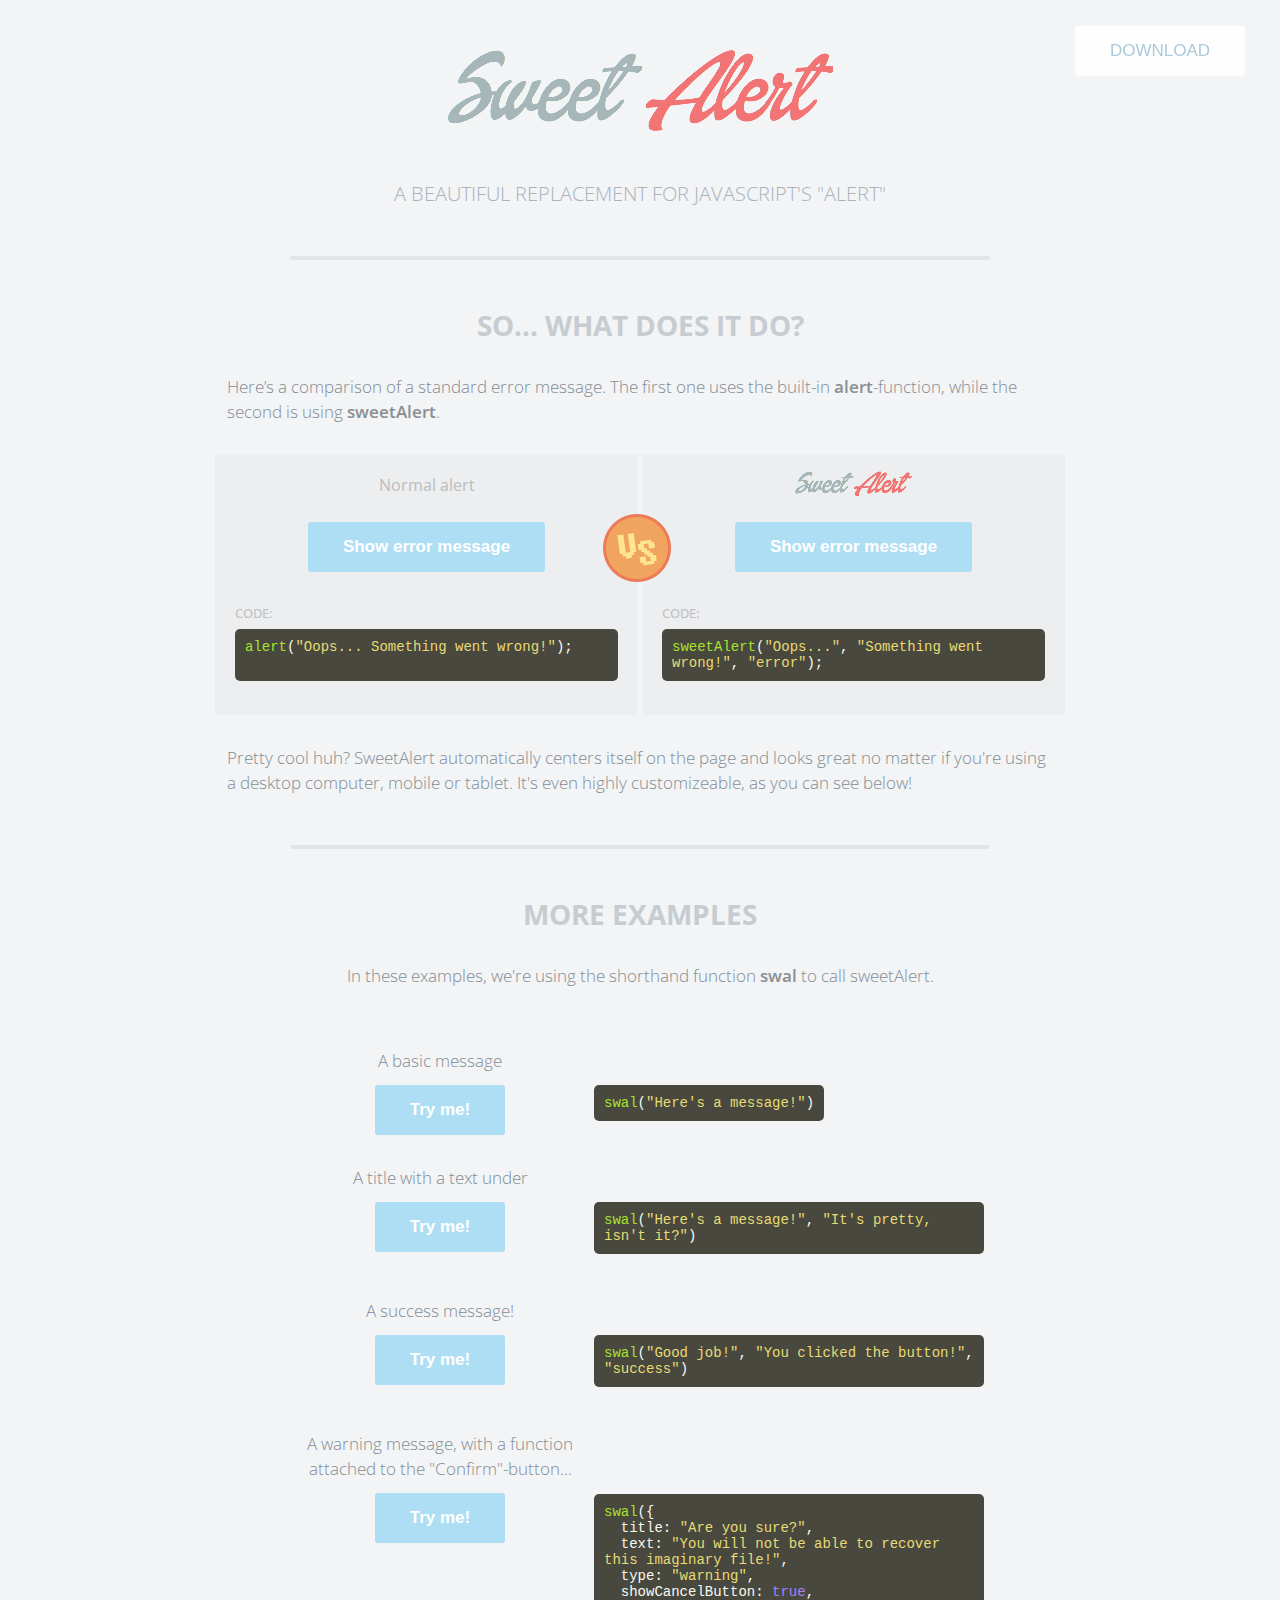
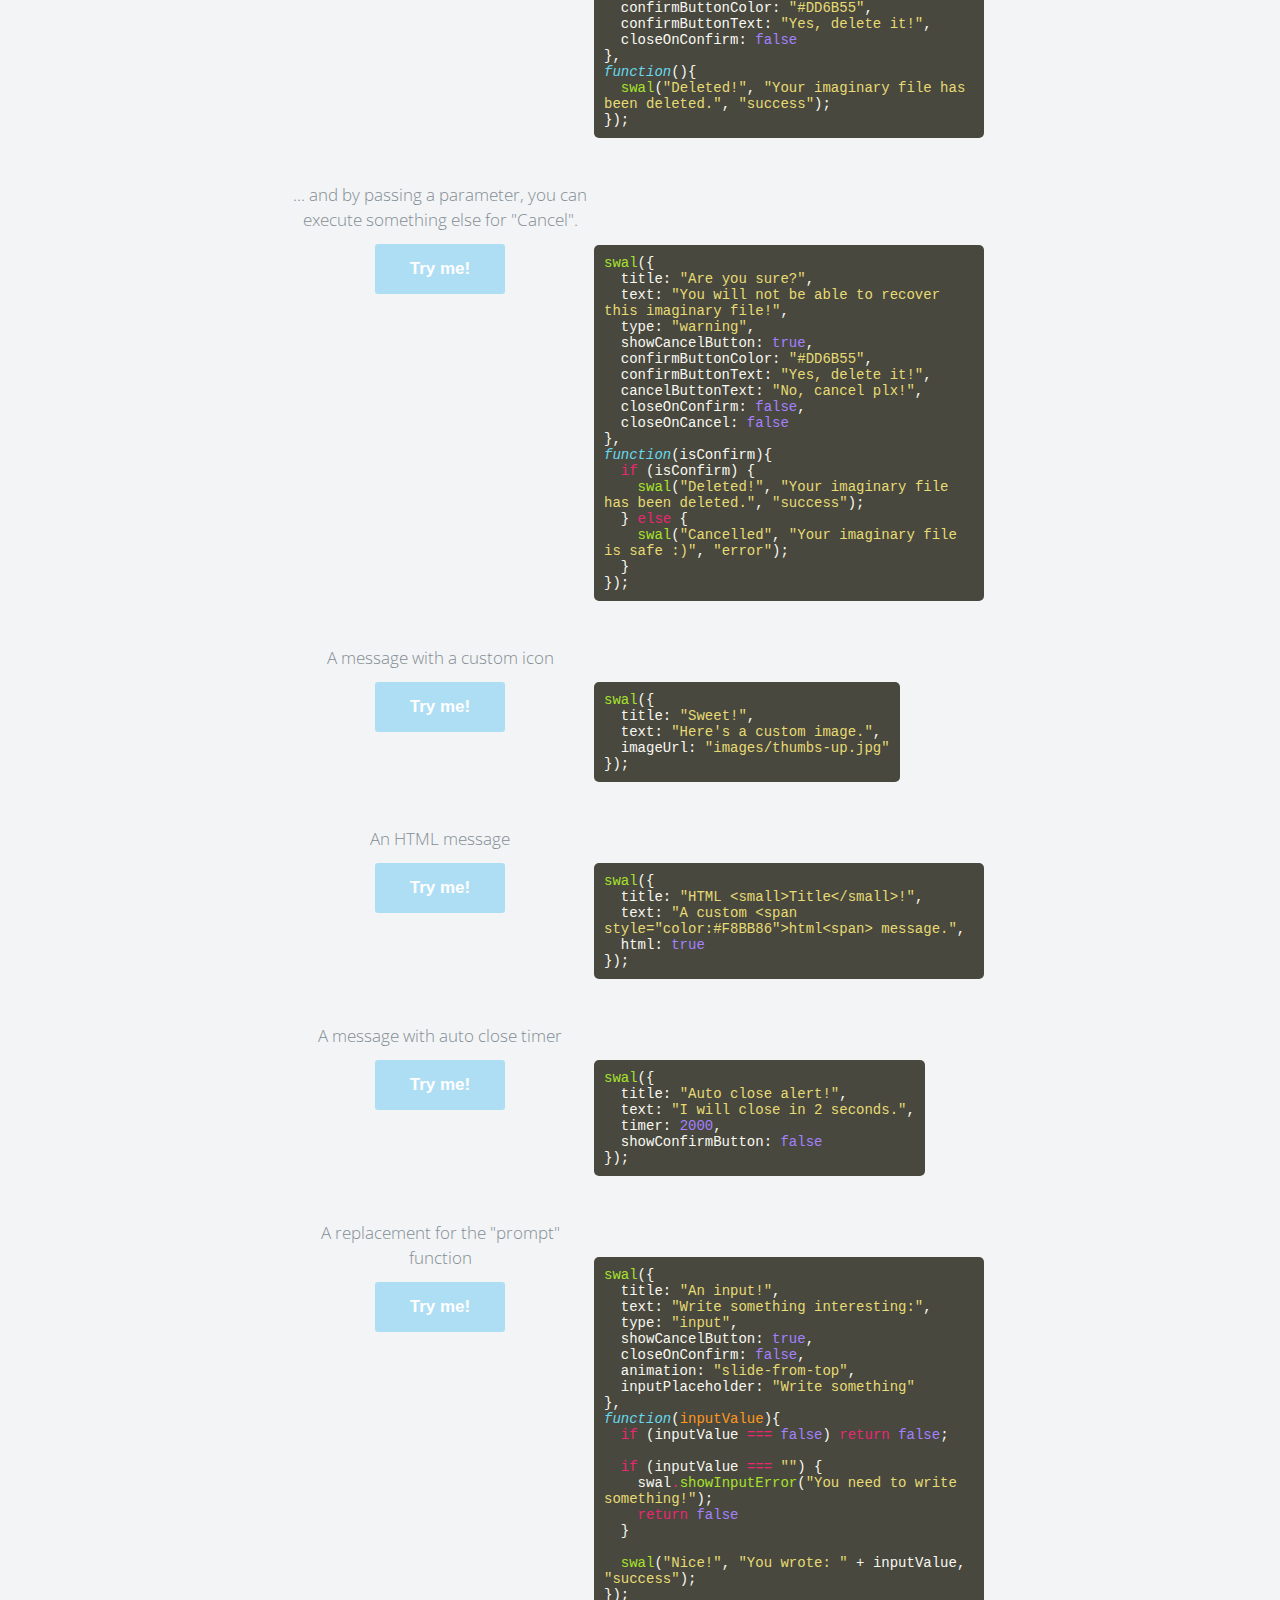
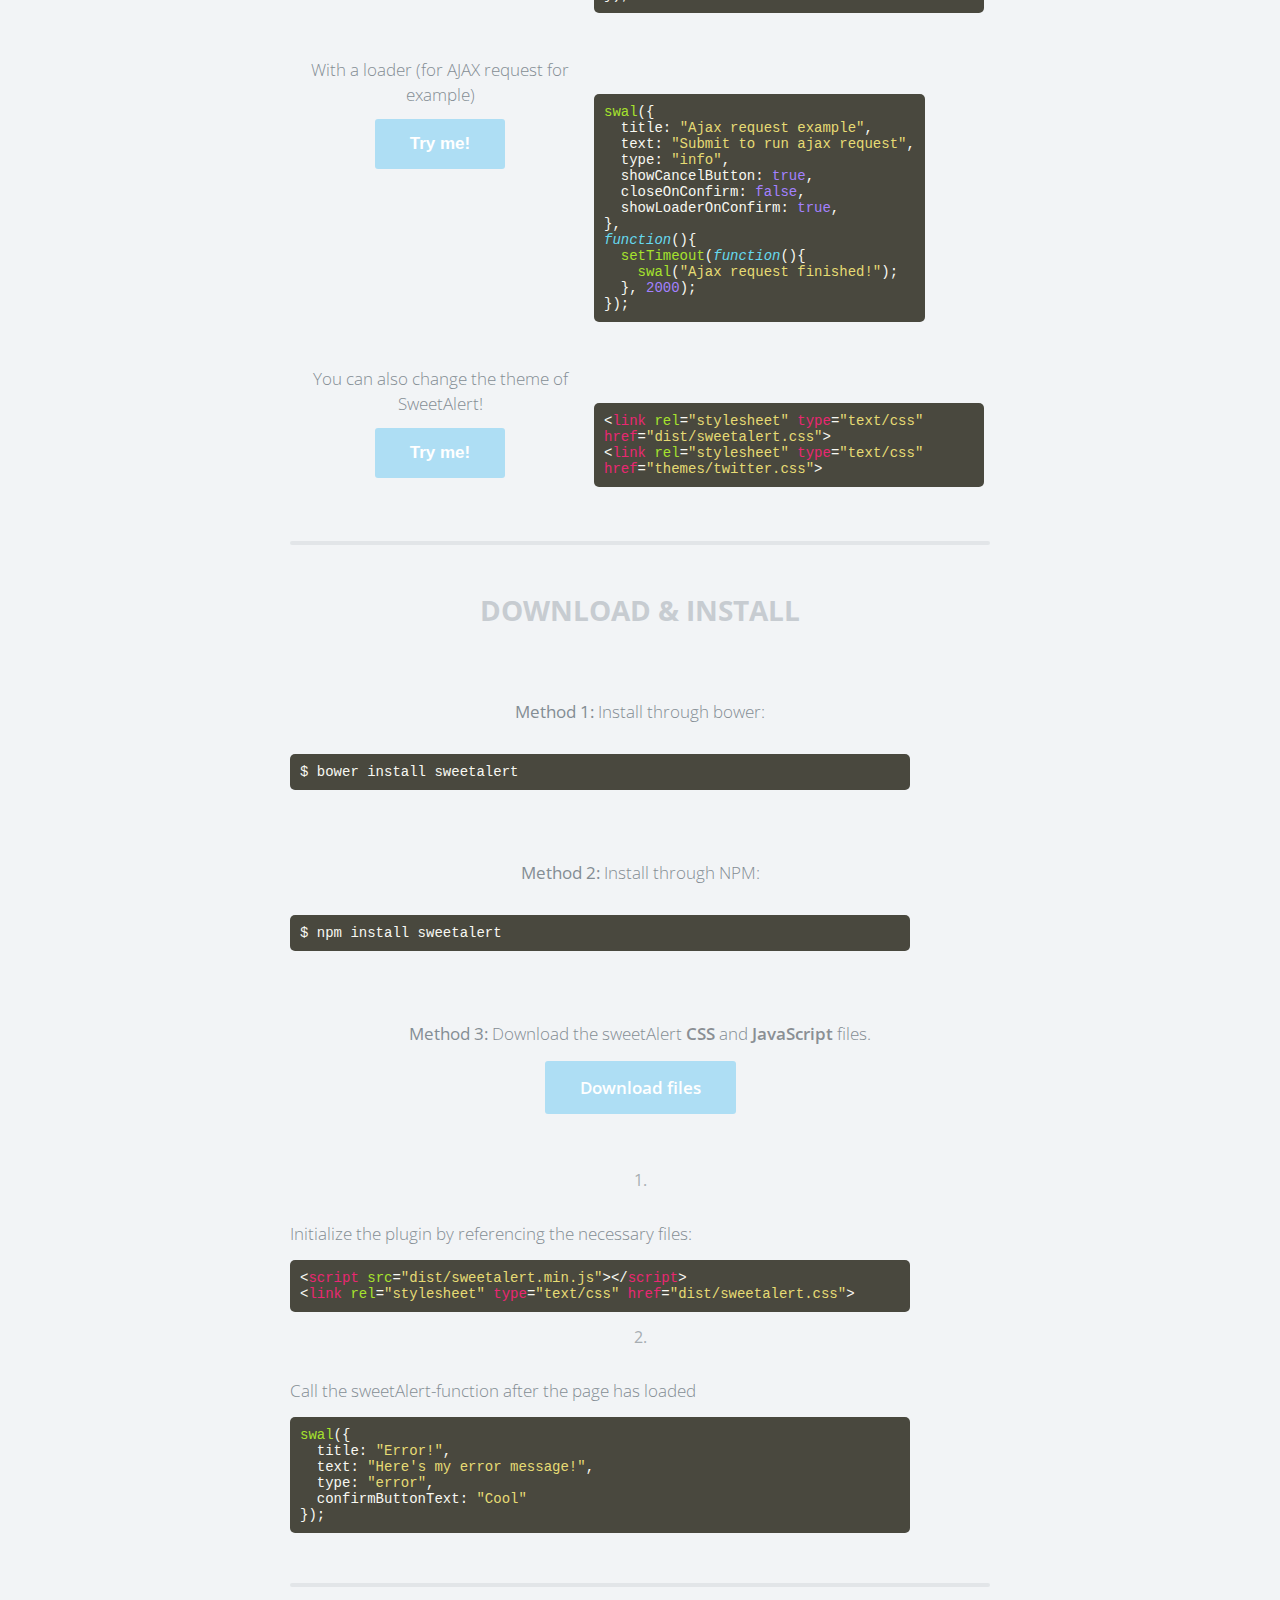
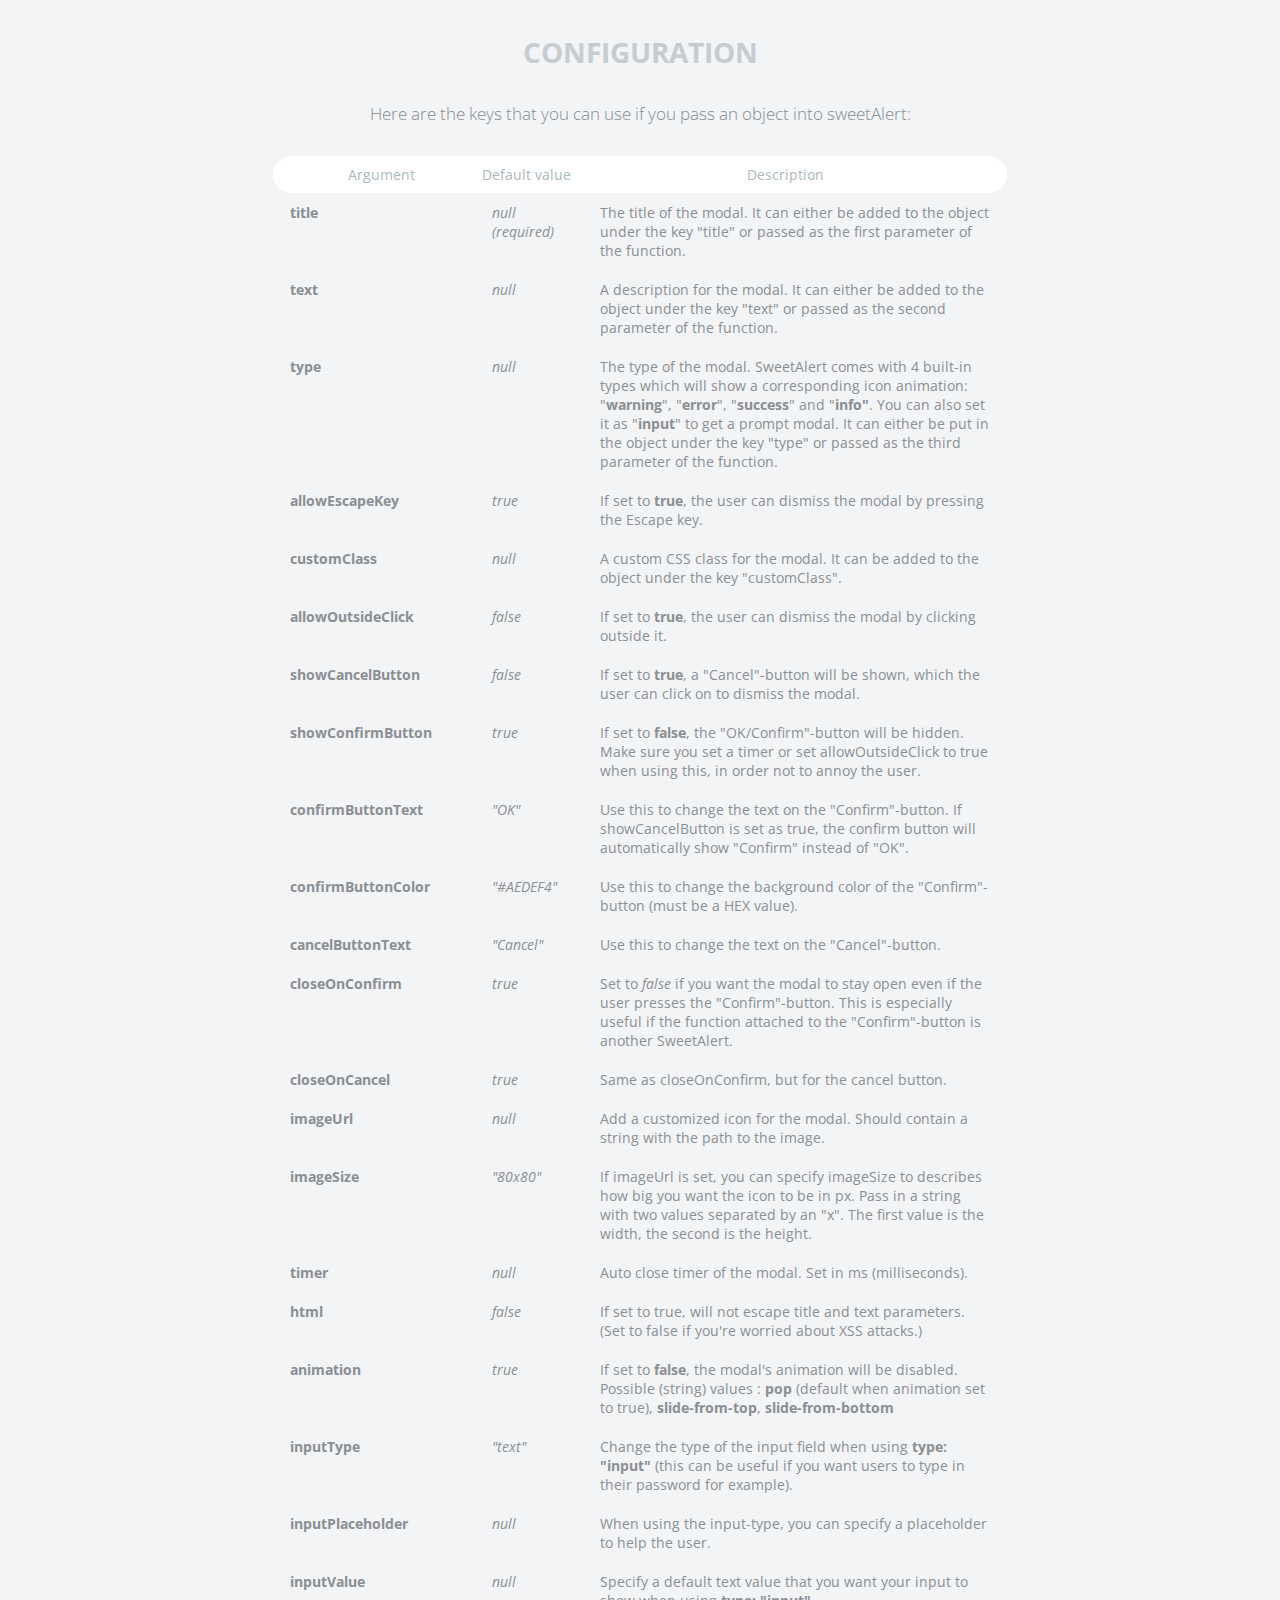
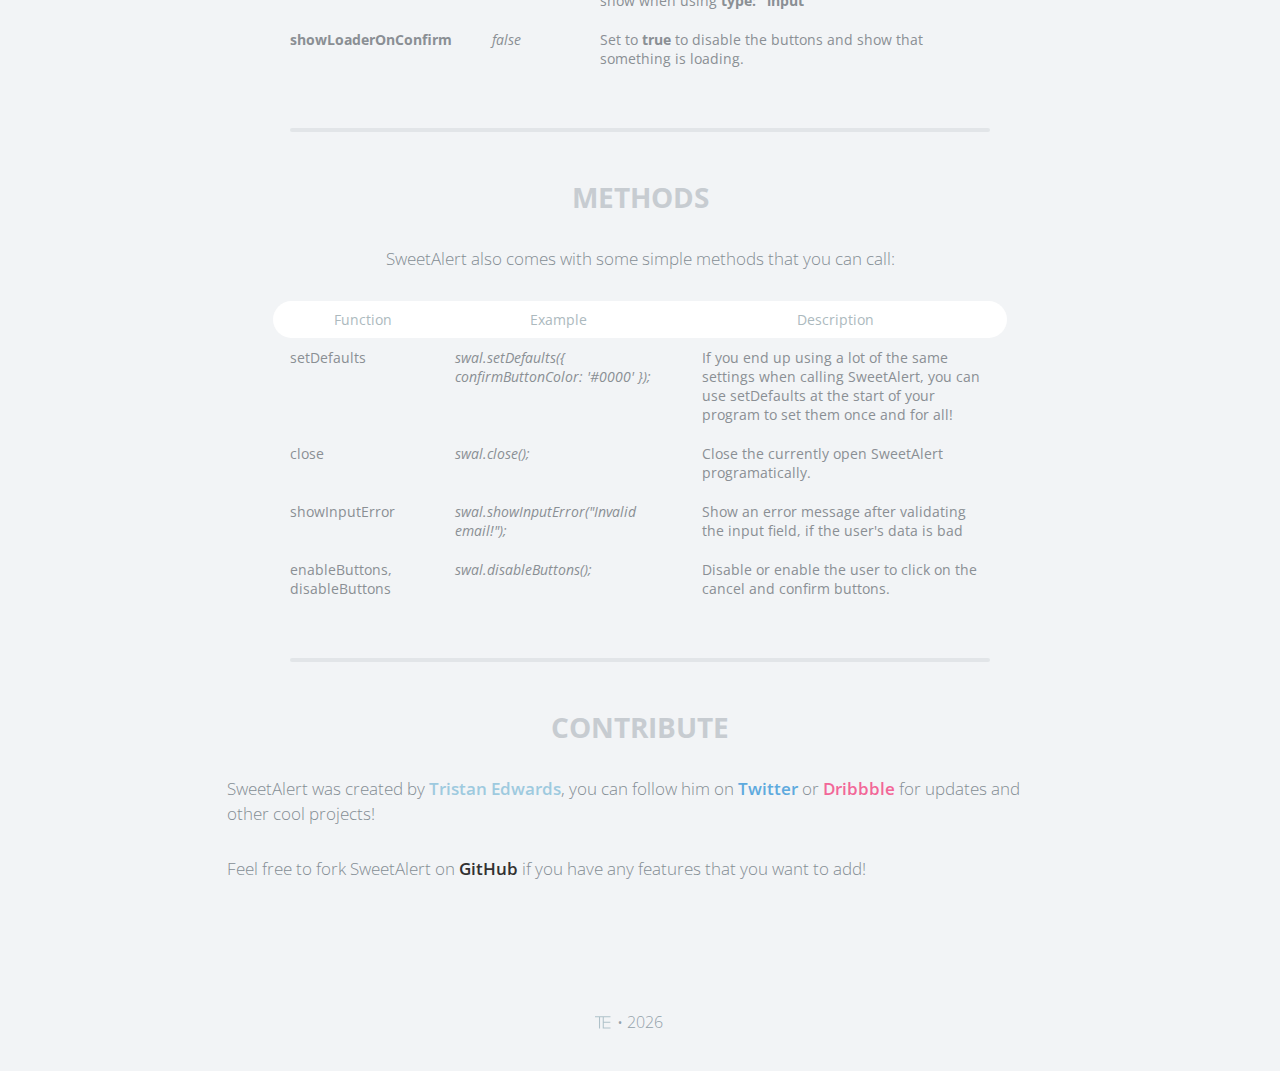
<file: public/bower_components/sweetalert/index.html>
<!doctype html>

<html>

<head>
  <meta charset="utf-8">
  <meta name="viewport" content="width=device-width, initial-scale=1, maximum-scale=1, user-scalable=0" />
  <title>SweetAlert</title>

  <link rel="stylesheet" href="example/example.css">
  <script src="https://code.jquery.com/jquery-2.1.3.min.js"></script>

  <!-- This is what you need -->
  <script src="dist/sweetalert-dev.js"></script>
  <link rel="stylesheet" href="dist/sweetalert.css">
  <!--.......................-->

</head>

<body>

<h1>Sweet Alert</h1>
<h2>A beautiful replacement for JavaScript's "Alert"</h2>
<button class="download">Download</button>

<!-- What does it do? -->
<h3>So... What does it do?</h3>
<p>Here’s a comparison of a standard error message. The first one uses the built-in <strong>alert</strong>-function, while the second is using <strong>sweetAlert</strong>.</p>

<div class="showcase normal">
	<h4>Normal alert</h4>
	<button>Show error message</button>

	<h5>Code:</h5>
	<pre><span class="attr">alert</span>(<span class="str">"Oops... Something went wrong!"</span>);

	</pre>

	<div class="vs-icon"></div>
</div>

<div class="showcase sweet">
	<h4>Sweet Alert</h4>
	<button>Show error message</button>

	<h5>Code:</h5>
	<pre><span class="attr">sweetAlert</span>(<span class="str">"Oops..."</span>, <span class="str">"Something went wrong!"</span>, <span class="str">"error"</span>);</pre>
</div>

<p>Pretty cool huh? SweetAlert automatically centers itself on the page and looks great no matter if you're using a desktop computer, mobile or tablet. It's even highly customizeable, as you can see below!</p>


<!-- Examples -->
<h3>More examples</h3>

<p class="center">In these examples, we're using the shorthand function <strong>swal</strong> to call sweetAlert.</p>

<ul class="examples">

	<li class="message">
		<div class="ui">
			<p>A basic message</p>
			<button>Try me!</button>
		</div>
		<pre><span class="attr">swal</span>(<span class="str">"Here's a message!"</span>)</pre>
	</li>

	<li class="title-text">
		<div class="ui">
			<p>A title with a text under</p>
			<button>Try me!</button>
		</div>
		<pre><span class="attr">swal</span>(<span class="str">"Here's a message!"</span>, <span class="str">"It's pretty, isn't it?"</span>)</pre>
	</li>

	<li class="success">
		<div class="ui">
			<p>A success message!</p>
			<button>Try me!</button>
		</div>
		<pre><span class="attr">swal</span>(<span class="str">"Good job!"</span>, <span class="str">"You clicked the button!"</span>, <span class="str">"success"</span>)</pre>
	</li>

	<li class="warning confirm">
		<div class="ui">
			<p>A warning message, with a function attached to the "Confirm"-button...</p>
			<button>Try me!</button>
		</div>
		<pre><span class="attr">swal</span>({
&nbsp;&nbsp;title: <span class="str">"Are you sure?"</span>,
&nbsp;&nbsp;text: <span class="str">"You will not be able to recover this imaginary file!"</span>,
&nbsp;&nbsp;type: <span class="str">"warning"</span>,
&nbsp;&nbsp;showCancelButton: <span class="val">true</span>,
&nbsp;&nbsp;confirmButtonColor: <span class="str">"#DD6B55"</span>,
&nbsp;&nbsp;confirmButtonText: <span class="str">"Yes, delete it!"</span>,
&nbsp;&nbsp;closeOnConfirm: <span class="val">false</span>
},
<span class="func"><i>function</i></span>(){
&nbsp;&nbsp;<span class="attr">swal</span>(<span class="str">"Deleted!"</span>, <span class="str">"Your imaginary file has been deleted."</span>, <span class="str">"success"</span>);
});</pre>
	</li>

	<li class="warning cancel">
		<div class="ui">
			<p>... and by passing a parameter, you can execute something else for "Cancel".</p>
			<button>Try me!</button>
		</div>
		<pre><span class="attr">swal</span>({
&nbsp;&nbsp;title: <span class="str">"Are you sure?"</span>,
&nbsp;&nbsp;text: <span class="str">"You will not be able to recover this imaginary file!"</span>,
&nbsp;&nbsp;type: <span class="str">"warning"</span>,
&nbsp;&nbsp;showCancelButton: <span class="val">true</span>,
&nbsp;&nbsp;confirmButtonColor: <span class="str">"#DD6B55"</span>,
&nbsp;&nbsp;confirmButtonText: <span class="str">"Yes, delete it!"</span>,
&nbsp;&nbsp;cancelButtonText: <span class="str">"No, cancel plx!"</span>,
&nbsp;&nbsp;closeOnConfirm: <span class="val">false</span>,
&nbsp;&nbsp;closeOnCancel: <span class="val">false</span>
},
<span class="func"><i>function</i></span>(isConfirm){
&nbsp;&nbsp;<span class="tag">if</span> (isConfirm) {
&nbsp;&nbsp;&nbsp;&nbsp;<span class="attr">swal</span>(<span class="str">"Deleted!"</span>, <span class="str">"Your imaginary file has been deleted."</span>, <span class="str">"success"</span>);
&nbsp;&nbsp;} <span class="tag">else</span> {
	&nbsp;&nbsp;&nbsp;&nbsp;<span class="attr">swal</span>(<span class="str">"Cancelled"</span>, <span class="str">"Your imaginary file is safe :)"</span>, <span class="str">"error"</span>);
&nbsp;&nbsp;}
});</pre>
	</li>

	<li class="custom-icon">
		<div class="ui">
			<p>A message with a custom icon</p>
			<button>Try me!</button>
		</div>
		<pre><span class="attr">swal</span>({
&nbsp;&nbsp;title: <span class="str">"Sweet!"</span>,
&nbsp;&nbsp;text: <span class="str">"Here's a custom image."</span>,
&nbsp;&nbsp;imageUrl: <span class="str">"images/thumbs-up.jpg"</span>
});</pre>
	</li>

	<li class="message-html">
		<div class="ui">
			<p>An HTML message</p>
			<button>Try me!</button>
		</div>
		<pre><span class="attr">swal</span>({
&nbsp;&nbsp;title: <span class="str">"HTML &lt;small&gt;Title&lt;/small&gt;!"</span>,
&nbsp;&nbsp;text: <span class="str">"A custom &lt;span style="color:#F8BB86"&gt;html&lt;span&gt; message."</span>,
&nbsp;&nbsp;html: <span class="val">true</span>
});</pre>
	</li>

	<li class="timer">
		<div class="ui">
			<p>A message with auto close timer</p>
			<button>Try me!</button>
		</div>
		<pre><span class="attr">swal</span>({
&nbsp;&nbsp;title: <span class="str">"Auto close alert!"</span>,
&nbsp;&nbsp;text: <span class="str">"I will close in 2 seconds."</span>,
&nbsp;&nbsp;timer: <span class="val">2000</span>,
&nbsp;&nbsp;showConfirmButton: <span class="val">false</span>
});</pre>
	</li>


	<li class="input">
		<div class="ui">
			<p>A replacement for the "prompt" function</p>
			<button>Try me!</button>
		</div>
		<pre><span class="attr">swal</span>({
&nbsp;&nbsp;title: <span class="str">"An input!"</span>,
&nbsp;&nbsp;text: <span class="str">"Write something interesting:"</span>,
&nbsp;&nbsp;type: <span class="str">"input"</span>,
&nbsp;&nbsp;showCancelButton: <span class="val">true</span>,
&nbsp;&nbsp;closeOnConfirm: <span class="val">false</span>,
&nbsp;&nbsp;animation: <span class="str">"slide-from-top"</span>,
&nbsp;&nbsp;inputPlaceholder: <span class="str">"Write something"</span>
},
<span class="func"><i>function</i></span>(<span class="arg">inputValue</span>){
&nbsp;&nbsp;<span class="tag">if</span> (inputValue <span class="tag">===</span> <span class="val">false</span>) <span class="tag">return</span> <span class="val">false</span>;
&nbsp;&nbsp;
&nbsp;&nbsp;<span class="tag">if</span> (inputValue <span class="tag">===</span> <span class="str">""</span>) {
&nbsp;&nbsp;&nbsp;&nbsp;swal<span class="tag">.</span><span class="attr">showInputError</span>(<span class="str">"You need to write something!"</span>);
&nbsp;&nbsp;&nbsp;&nbsp;<span class="tag">return</span> <span class="val">false</span>
&nbsp;&nbsp;}
&nbsp;&nbsp;
&nbsp;&nbsp;<span class="attr">swal</span>(<span class="str">"Nice!"</span>, <span class="str">"You wrote: "</span> + inputValue, <span class="str">"success"</span>);
});</pre>
	</li>

  <li class="ajax">
    <div class="ui">
			<p>With a loader (for AJAX request for example)</p>
			<button>Try me!</button>
		</div>
		<pre><span class="attr">swal</span>({
&nbsp;&nbsp;title: <span class="str">"Ajax request example"</span>,
&nbsp;&nbsp;text: <span class="str">"Submit to run ajax request"</span>,
&nbsp;&nbsp;type: <span class="str">"info"</span>,
&nbsp;&nbsp;showCancelButton: <span class="val">true</span>,
&nbsp;&nbsp;closeOnConfirm: <span class="val">false</span>,
&nbsp;&nbsp;showLoaderOnConfirm: <span class="val">true</span>,
},
<span class="func"><i>function</i></span>(){
&nbsp;&nbsp;<span class="attr">setTimeout</span>(<span class="func"><i>function</i></span>(){
&nbsp;&nbsp;&nbsp;&nbsp;<span class="attr">swal</span>(<span class="str">"Ajax request finished!"</span>);
&nbsp;&nbsp;}, <span class="val">2000</span>);
});</pre>
	</li>

	<li class="theme">
		<div class="ui">
			<p>You can also change the theme of SweetAlert!</p>
			<button>Try me!</button>
		</div>
		<pre>&lt;<span class="tag">link</span> <span class="attr">rel</span>=<span class="str">"stylesheet"</span> <span class="tag">type</span>=<span class="str">"text/css"</span> <span class="tag">href</span>=<span class="str">"dist/sweetalert.css"</span>&gt;
			&lt;<span class="tag">link</span> <span class="attr">rel</span>=<span class="str">"stylesheet"</span> <span class="tag">type</span>=<span class="str">"text/css"</span> <span class="tag">href</span>=<span class="str">"themes/twitter.css"</span>&gt;</pre>
	</li>

</ul>


<!-- Download & Install -->
<h3 id="download-section">Download & install</h3>

<div class="center-container">
	<p class="center"><b>Method 1:</b> Install through bower:</p>
	<pre class="center">$ bower install sweetalert</pre>
</div>

<div class="center-container">
	<p class="center"><b>Method 2:</b> Install through NPM:</p>
	<pre class="center">$ npm install sweetalert</pre>
</div>

<p class="center"><b>Method 3:</b> Download the sweetAlert <strong>CSS</strong> and <strong>JavaScript</strong> files.</p>

<a class="button" href="https://github.com/t4t5/sweetalert/archive/master.zip" download>Download files</a>

<ol>
	<li>
		<p>Initialize the plugin by referencing the necessary files:</p>
		<pre>&lt;<span class="tag">script</span> <span class="attr">src</span>=<span class="str">"dist/sweetalert.min.js"</span>&gt;&lt;/<span class="tag">script</span>&gt;
&lt;<span class="tag">link</span> <span class="attr">rel</span>=<span class="str">"stylesheet"</span> <span class="tag">type</span>=<span class="str">"text/css"</span> <span class="tag">href</span>=<span class="str">"dist/sweetalert.css"</span>&gt;</pre>
	</li>

	<li>
		<p>Call the sweetAlert-function after the page has loaded</p>
		<pre><span class="attr">swal</span>({
&nbsp;&nbsp;title: <span class="str">"Error!"</span>,
&nbsp;&nbsp;text: <span class="str">"Here's my error message!"</span>,
&nbsp;&nbsp;type: <span class="str">"error"</span>,
&nbsp;&nbsp;confirmButtonText: <span class="str">"Cool"</span>
});
</pre>
	</li>
</ol>



<!-- Configuration -->
<h3>Configuration</h3>

<p class="center">Here are the keys that you can use if you pass an object into sweetAlert:</p>

<table>
	<tr class="titles">
		<th>
			<div class="border-left"></div>
			Argument
		</th>
		<th>Default value</th>
		<th>
			<div class="border-right"></div>
			Description
		</th>
	</tr>
	<tr>
		<td><b>title</b></td>
		<td><i>null (required)</i></td>
		<td>The title of the modal. It can either be added to the object under the key "title" or passed as the first parameter of the function.</td>
	</tr>
	<tr>
		<td><b>text</b></td>
		<td><i>null</i></td>
		<td>A description for the modal. It can either be added to the object under the key "text" or passed as the second parameter of the function.</td>
	</tr>
	<tr>
		<td><b>type</b></td>
		<td><i>null</i></td>
		<td>The type of the modal. SweetAlert comes with 4 built-in types which will show a corresponding icon animation: "<strong>warning</strong>", "<strong>error</strong>", "<strong>success</strong>" and "<strong>info"</strong>. You can also set it as "<strong>input</strong>" to get a prompt modal. It can either be put in the object under the key "type" or passed as the third parameter of the function.</td>
	</tr>
    <tr>
      <td><b>allowEscapeKey</b></td>
      <td><i>true</i></td>
      <td>If set to <strong>true</strong>, the user can dismiss the modal by pressing the Escape key.</td>
    </tr>
	<tr>
		<td><b>customClass</b></td>
		<td><i>null</i></td>
		<td>A custom CSS class for the modal. It can be added to the object under the key "customClass".</td>
	</tr>
	<tr>
		<td><b>allowOutsideClick</b></td>
		<td><i>false</i></td>
		<td>If set to <strong>true</strong>, the user can dismiss the modal by clicking outside it.</td>
	</tr>
	<tr>
		<td><b>showCancelButton</b></td>
		<td><i>false</i></td>
		<td>If set to <strong>true</strong>, a "Cancel"-button will be shown, which the user can click on to dismiss the modal.</td>
	</tr>
	<tr>
		<td><b>showConfirmButton</b></td>
		<td><i>true</i></td>
		<td>If set to <strong>false</strong>, the "OK/Confirm"-button will be hidden. Make sure you set a timer or set allowOutsideClick to true when using this, in order not to annoy the user.</td>
	</tr>
	<tr>
		<td><b>confirmButtonText</b></td>
		<td><i>"OK"</i></td>
		<td>Use this to change the text on the "Confirm"-button. If showCancelButton is set as true, the confirm button will automatically show "Confirm" instead of "OK".</td>
	</tr>
	<tr>
		<td><b>confirmButtonColor</b></td>
		<td><i>"#AEDEF4"</i></td>
		<td>Use this to change the background color of the "Confirm"-button (must be a HEX value).</td>
	</tr>
	<tr>
		<td><b>cancelButtonText</b></td>
		<td><i>"Cancel"</i></td>
		<td>Use this to change the text on the "Cancel"-button.</td>
	</tr>
	<tr>
		<td><b>closeOnConfirm</b></td>
		<td><i>true</i></td>
		<td>Set to <i>false</i> if you want the modal to stay open even if the user presses the "Confirm"-button. This is especially useful if the function attached to the "Confirm"-button is another SweetAlert.</td>
	</tr>
	<tr>
		<td><b>closeOnCancel</b></td>
		<td><i>true</i></td>
		<td>Same as closeOnConfirm, but for the cancel button.</td>
	</tr>
	<tr>
		<td><b>imageUrl</b></td>
		<td><i>null</i></td>
		<td>Add a customized icon for the modal. Should contain a string with the path to the image.</td>
	</tr>
	<tr>
		<td><b>imageSize</b></td>
		<td><i>"80x80"</i></td>
		<td>If imageUrl is set, you can specify imageSize to describes how big you want the icon to be in px. Pass in a string with two values separated by an "x". The first value is the width, the second is the height.</td>
	</tr>
	<tr>
		<td><b>timer</b></td>
		<td><i>null</i></td>
		<td>Auto close timer of the modal. Set in ms (milliseconds).</td>
	</tr>
	<tr>
		<td><b>html</b></td>
		<td><i>false</i></td>
		<td>If set to true, will not escape title and text parameters. (Set to false if you're worried about XSS attacks.)</td>
	</tr>
	<tr>
		<td><b>animation</b></td>
		<td><i>true</i></td>
		<td>If set to <strong>false</strong>, the modal's animation will be disabled. Possible (string) values : <strong>pop</strong> (default when animation set to true), <strong>slide-from-top</strong>, <strong>slide-from-bottom</strong></td>
	</tr>
	<tr>
		<td><b>inputType</b></td>
		<td><i>"text"</i></td>
		<td>Change the type of the input field when using <strong>type: "input"</strong> (this can be useful if you want users to type in their password for example).</td>
	</tr>
	<tr>
		<td><b>inputPlaceholder</b></td>
		<td><i>null</i></td>
		<td>When using the input-type, you can specify a placeholder to help the user.</td>
	</tr>
	<tr>
		<td><b>inputValue</b></td>
		<td><i>null</i></td>
		<td>Specify a default text value that you want your input to show when using <strong>type: "input"</strong></td>
	</tr>
	<tr>
		<td><b>showLoaderOnConfirm</b></td>
		<td><i>false</i></td>
    <td>Set to <strong>true</strong> to disable the buttons and show that something is loading.</td>
	</tr>
</table>


<!-- Methods -->
<h3>Methods</h3>

<p class="center">SweetAlert also comes with some simple methods that you can call:</p>

<table>
	<tr class="titles">
		<th>
			<div class="border-left"></div>
			Function
		</th>
		<th>Example</th>
		<th>
			<div class="border-right"></div>
			Description
		</th>
	</tr>
	<tr>
		<td>setDefaults</td>
		<td><i>swal.setDefaults({ confirmButtonColor: '#0000' });</i></td>
		<td>If you end up using a lot of the same settings when calling SweetAlert, you can use setDefaults at the start of your program to set them once and for all!</td>
	</tr>
	<tr>
		<td>close</td>
		<td><i>swal.close();</i></td>
		<td>Close the currently open SweetAlert programatically.</td>
	</tr>
	<tr>
		<td>showInputError</td>
		<td><i>swal.showInputError("Invalid email!");</i></td>
		<td>Show an error message after validating the input field, if the user's data is bad</td>
	</tr>
	<tr>
		<td>enableButtons, disableButtons</td>
		<td><i>swal.disableButtons();</i></td>
		<td>Disable or enable the user to click on the cancel and confirm buttons.</td>
	</tr>
</table>



<!-- Contribute -->
<h3>Contribute</h3>
<p>SweetAlert was created by <a href="http://tristanedwards.me" target="_blank">Tristan Edwards</a>, you can follow him on <a href="https://twitter.com/t4t5" target="_blank" class="twitter">Twitter</a> or <a href="https://dribbble.com/tristanedwards" target="_blank" class="dribbble">Dribbble</a> for updates and other cool projects!</p>
<p>Feel free to fork SweetAlert on <a href="https://github.com/t4t5/sweetalert" class="github">GitHub</a> if you have any features that you want to add!</p>


<footer>
	<span class="te-logo">TE</span> • <script>document.write(new Date().getFullYear())</script>
</footer>


<script>

document.querySelector('button.download').onclick = function(){
	$("html, body").animate({ scrollTop: $("#download-section").offset().top }, 1000);
};

document.querySelector('.showcase.normal button').onclick = function(){
	alert("Oops... Something went wrong!");
};

document.querySelector('.showcase.sweet button').onclick = function(){
	swal("Oops...", "Something went wrong!", "error");
};

document.querySelector('ul.examples li.message button').onclick = function(){
	swal("Here's a message!");
};

document.querySelector('ul.examples li.timer button').onclick = function(){
	swal({
		title: "Auto close alert!",
		text: "I will close in 2 seconds.",
		timer: 2000,
		showConfirmButton: false
	});
};

document.querySelector('ul.examples li.title-text button').onclick = function(){
	swal("Here's a message!", "It's pretty, isn't it?");
};

document.querySelector('ul.examples li.success button').onclick = function(){
	swal("Good job!", "You clicked the button!", "success");
};

document.querySelector('ul.examples li.warning.confirm button').onclick = function(){
	swal({
		title: "Are you sure?",
		text: "You will not be able to recover this imaginary file!",
		type: "warning",
		showCancelButton: true,
		confirmButtonColor: '#DD6B55',
		confirmButtonText: 'Yes, delete it!',
		closeOnConfirm: false
	},
	function(){
		swal("Deleted!", "Your imaginary file has been deleted!", "success");
	});
};

document.querySelector('ul.examples li.warning.cancel button').onclick = function(){
	swal({
		title: "Are you sure?",
		text: "You will not be able to recover this imaginary file!",
		type: "warning",
		showCancelButton: true,
		confirmButtonColor: '#DD6B55',
		confirmButtonText: 'Yes, delete it!',
		cancelButtonText: "No, cancel plx!",
		closeOnConfirm: false,
		closeOnCancel: false
	},
	function(isConfirm){
    if (isConfirm){
      swal("Deleted!", "Your imaginary file has been deleted!", "success");
    } else {
      swal("Cancelled", "Your imaginary file is safe :)", "error");
    }
	});
};

document.querySelector('ul.examples li.custom-icon button').onclick = function(){
	swal({
		title: "Sweet!",
		text: "Here's a custom image.",
		imageUrl: 'example/images/thumbs-up.jpg'
	});
};

document.querySelector('ul.examples li.message-html button').onclick = function(){
	swal({
		title: "HTML <small>Title</small>!",
		text: 'A custom <span style="color:#F8BB86">html</span> message.',
		html: true
	});
};

document.querySelector('ul.examples li.input button').onclick = function(){
	swal({
		title: "An input!",
		text: 'Write something interesting:',
		type: 'input',
		showCancelButton: true,
		closeOnConfirm: false,
		animation: "slide-from-top",
		inputPlaceholder: "Write something",
	},
	function(inputValue){
		if (inputValue === false) return false;

		if (inputValue === "") {
			swal.showInputError("You need to write something!");
			return false;
		}
    
		swal("Nice!", 'You wrote: ' + inputValue, "success");

	});
};

document.querySelector('ul.examples li.theme button').onclick = function() {
	swal({
		title: "Themes!",
		text: "Here's the Twitter theme for SweetAlert!",
		confirmButtonText: "Cool!",
		customClass: 'twitter'
	});
};

document.querySelector('ul.examples li.ajax button').onclick = function() {
  swal({
    title: 'Ajax request example',
    text: 'Submit to run ajax request',
    type: 'info',
    showCancelButton: true,
    closeOnConfirm: false,
    showLoaderOnConfirm: true,
  }, function(){
    setTimeout(function() {
      swal('Ajax request finished!');
    }, 2000);
  });
};

</script>



</body>

</html>
</file>
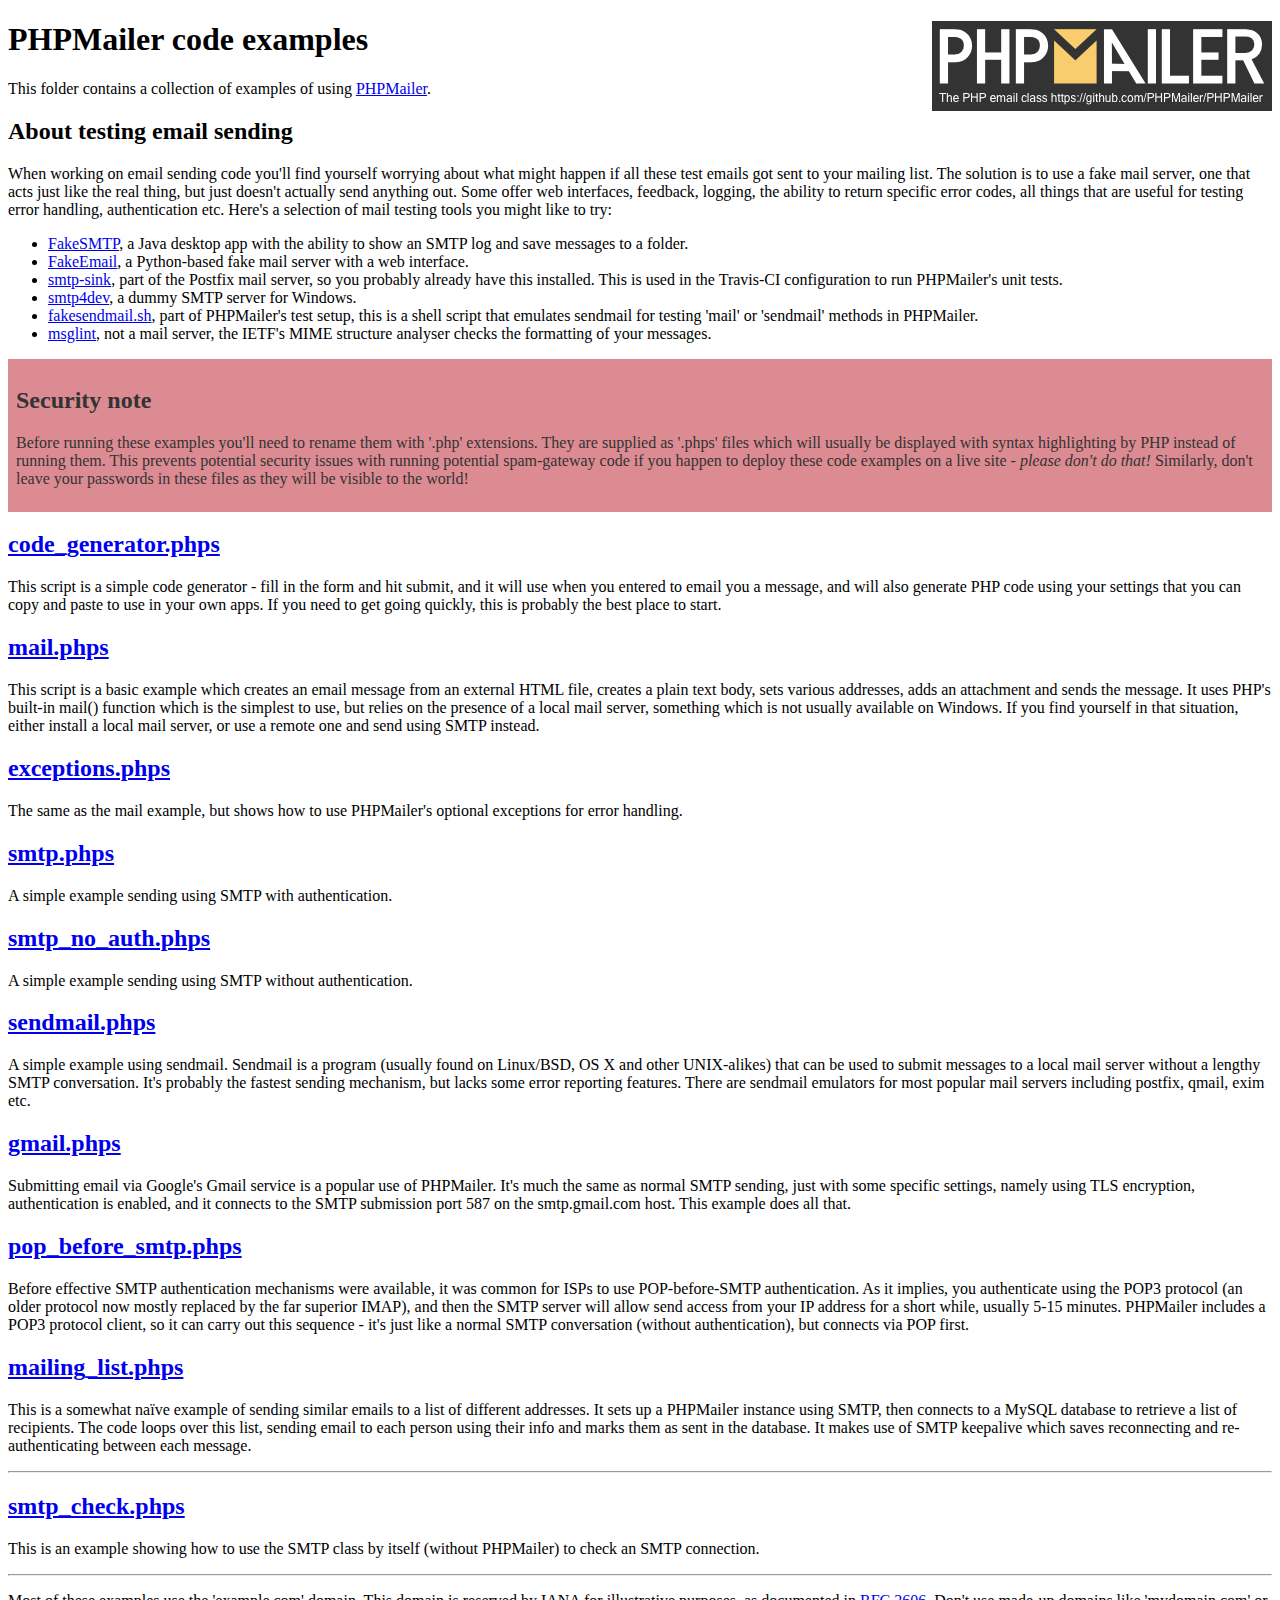
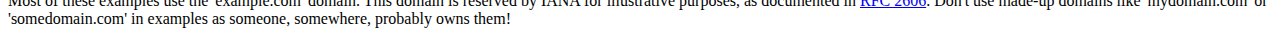
<file: restapi/libs/PHPMailer/examples/index.html>
<!DOCTYPE html>
<html>
<head>
	<meta charset="UTF-8">
	<title>PHPMailer Examples</title>
</head>
<body>
<h1>PHPMailer code examples<a href="https://github.com/PHPMailer/PHPMailer"><img src="images/phpmailer.png" style="float:right; border:0;" alt="PHPMailer logo"></a></h1>
<p>This folder contains a collection of examples of using <a href="https://github.com/PHPMailer/PHPMailer">PHPMailer</a>.</p>
<h2>About testing email sending</h2>
<p>When working on email sending code you'll find yourself worrying about what might happen if all these test emails got sent to your mailing list. The solution is to use a fake mail server, one that acts just like the real thing, but just doesn't actually send anything out. Some offer web interfaces, feedback, logging, the ability to return specific error codes, all things that are useful for testing error handling, authentication etc. Here's a selection of mail testing tools you might like to try:</p>
<ul>
  <li><a href="https://github.com/Nilhcem/FakeSMTP">FakeSMTP</a>, a Java desktop app with the ability to show an SMTP log and save messages to a folder. </li>
  <li><a href="https://github.com/isotoma/FakeEmail">FakeEmail</a>, a Python-based fake mail server with a web interface.</li>
  <li><a href="http://www.postfix.org/smtp-sink.1.html">smtp-sink</a>, part of the Postfix mail server, so you probably already have this installed. This is used in the Travis-CI configuration to run PHPMailer's unit tests.</li>
  <li><a href="http://smtp4dev.codeplex.com">smtp4dev</a>, a dummy SMTP server for Windows.</li>
  <li><a href="https://github.com/PHPMailer/PHPMailer/blob/master/test/fakesendmail.sh">fakesendmail.sh</a>, part of PHPMailer's test setup, this is a shell script that emulates sendmail for testing 'mail' or 'sendmail' methods in PHPMailer.</li>
  <li><a href="http://tools.ietf.org/tools/msglint/">msglint</a>, not a mail server, the IETF's MIME structure analyser checks the formatting of your messages.</li>
</ul>
<div style="padding: 8px; color: #333333; background-color: #dc8b92">
<h2>Security note</h2>
<p>Before running these examples you'll need to rename them with '.php' extensions. They are supplied as '.phps' files which will usually be displayed with syntax highlighting by PHP instead of running them. This prevents potential security issues with running potential spam-gateway code if you happen to deploy these code examples on a live site - <em>please don't do that!</em> Similarly, don't leave your passwords in these files as they will be visible to the world!</p>
</div>
<h2><a href="code_generator.phps">code_generator.phps</a></h2>
<p>This script is a simple code generator - fill in the form and hit submit, and it will use when you entered to email you a message, and will also generate PHP code using your settings that you can copy and paste to use in your own apps. If you need to get going quickly, this is probably the best place to start.</p>
<h2><a href="mail.phps">mail.phps</a></h2>
<p>This script is a basic example which creates an email message from an external HTML file, creates a plain text body, sets various addresses, adds an attachment and sends the message. It uses PHP's built-in mail() function which is the simplest to use, but relies on the presence of a local mail server, something which is not usually available on Windows. If you find yourself in that situation, either install a local mail server, or use a remote one and send using SMTP instead.</p>
<h2><a href="exceptions.phps">exceptions.phps</a></h2>
<p>The same as the mail example, but shows how to use PHPMailer's optional exceptions for error handling.</p>
<h2><a href="smtp.phps">smtp.phps</a></h2>
<p>A simple example sending using SMTP with authentication.</p>
<h2><a href="smtp_no_auth.phps">smtp_no_auth.phps</a></h2>
<p>A simple example sending using SMTP without authentication.</p>
<h2><a href="sendmail.phps">sendmail.phps</a></h2>
<p>A simple example using sendmail. Sendmail is a program (usually found on Linux/BSD, OS X and other UNIX-alikes) that can be used to submit messages to a local mail server without a lengthy SMTP conversation. It's probably the fastest sending mechanism, but lacks some error reporting features. There are sendmail emulators for most popular mail servers including postfix, qmail, exim etc.</p>
<h2><a href="gmail.phps">gmail.phps</a></h2>
<p>Submitting email via Google's Gmail service is a popular use of PHPMailer. It's much the same as normal SMTP sending, just with some specific settings, namely using TLS encryption, authentication is enabled, and it connects to the SMTP submission port 587 on the smtp.gmail.com host. This example does all that.</p>
<h2><a href="pop_before_smtp.phps">pop_before_smtp.phps</a></h2>
<p>Before effective SMTP authentication mechanisms were available, it was common for ISPs to use POP-before-SMTP authentication. As it implies, you authenticate using the POP3 protocol (an older protocol now mostly replaced by the far superior IMAP), and then the SMTP server will allow send access from your IP address for a short while, usually 5-15 minutes. PHPMailer includes a POP3 protocol client, so it can carry out this sequence - it's just like a normal SMTP conversation (without authentication), but connects via POP first.</p>
<h2><a href="mailing_list.phps">mailing_list.phps</a></h2>
<p>This is a somewhat naïve example of sending similar emails to a list of different addresses. It sets up a PHPMailer instance using SMTP, then connects to a MySQL database to retrieve a list of recipients. The code loops over this list, sending email to each person using their info and marks them as sent in the database. It makes use of SMTP keepalive which saves reconnecting and re-authenticating between each message.</p>
<hr>
<h2><a href="smtp_check.phps">smtp_check.phps</a></h2>
<p>This is an example showing how to use the SMTP class by itself (without PHPMailer) to check an SMTP connection.</p>
<hr>
<p>Most of these examples use the 'example.com' domain. This domain is reserved by IANA for illustrative purposes, as documented in <a href="http://tools.ietf.org/html/rfc2606">RFC 2606</a>. Don't use made-up domains like 'mydomain.com' or 'somedomain.com' in examples as someone, somewhere, probably owns them!</p>
</body>
</html>
</file>
<file: public/bower_components/sweetalert/example/example.css>
@import url(http://fonts.googleapis.com/css?family=Open+Sans:400,600,700,300);
@import url(http://fonts.googleapis.com/css?family=Open+Sans+Condensed:700);
body {
  background-color: #f2f4f6;
  font-family: 'Open Sans', sans-serif;
  text-align: center; }

h1 {
  background-image: url("images/logo_big.png");
  background-image: -webkit-image-set(url("images/logo_big.png") 1x, url("images/logo_big@2x.png") 2x);
  width: 385px;
  height: 81px;
  text-indent: -9999px;
  white-space: nowrap;
  margin: 50px auto; }
  @media all and (max-width: 420px) {
    h1 {
      width: 300px;
      background-size: contain;
      background-repeat: no-repeat;
      background-position: center; } }
  @media all and (max-width: 330px) {
    h1 {
      width: 250px; } }

h2 {
  font-size: 20px;
  color: #A9B2BC;
  line-height: 25px;
  text-transform: uppercase;
  font-weight: 300;
  text-align: center;
  display: block; }

h3 {
  font-size: 28px;
  color: #C7CCD1;
  text-transform: uppercase;
  font-family: 'Open Sans Condensed', sans-serif;
  margin-top: 100px;
  text-align: center;
  position: relative; }
  h3#download-section {
    margin-top: 50px;
    padding-top: 40px; }
  h3::after {
    content: "";
    background-color: #e2e5e8;
    height: 4px;
    width: 700px;
    left: 50%;
    margin-left: -350px;
    position: absolute;
    margin-top: -50px;
    border-radius: 2px; }
    @media all and (max-width: 740px) {
      h3::after {
        width: auto;
        left: 20px;
        right: 20px;
        margin-left: 0; } }

a {
  text-decoration: none; }

p {
  max-width: 826px;
  margin: 30px auto;
  font-size: 17px;
  font-weight: 300;
  color: #848D94;
  line-height: 25px;
  text-align: left; }
  p.center {
    text-align: center; }
  p strong {
    color: #8A8F94;
    font-weight: 600; }
  p a {
    color: #9ECADF;
    font-weight: 600; }
    p a:hover {
      text-decoration: underline; }
    p a.twitter {
      color: #5eaade; }
    p a.dribbble {
      color: #f26798; }
    p a.github {
      color: #323131; }

button, .button {
  background-color: #AEDEF4;
  color: white;
  border: none;
  box-shadow: none;
  font-size: 17px;
  font-weight: 500;
  font-weight: 600;
  border-radius: 3px;
  padding: 15px 35px;
  margin: 26px 5px 0 5px;
  cursor: pointer; }
  button:focus, .button:focus {
    outline: none; }
  button:hover, .button:hover {
    background-color: #a1d9f2; }
  button:active, .button:active {
    background-color: #81ccee; }
  button.cancel, .button.cancel {
    background-color: #D0D0D0; }
    button.cancel:hover, .button.cancel:hover {
      background-color: #c8c8c8; }
    button.cancel:active, .button.cancel:active {
      background-color: #b6b6b6; }
  button.download, .button.download {
    position: fixed;
    right: 30px;
    top: 0;
    background-color: rgba(255, 255, 255, 0.9);
    color: #ABCADA;
    font-weight: 500;
    text-transform: uppercase;
    z-index: 3; }
    @media all and (max-width: 1278px) {
      button.download, .button.download {
        display: none; } }

.center-container {
  max-width: 700px;
  margin: 70px auto; }

pre {
  background-color: #49483e;
  color: #f8f8f2;
  padding: 10px;
  border-radius: 5px;
  white-space: pre-line;
  text-align: left;
  font-size: 14px;
  max-width: 600px; }
  pre .str {
    color: #e6db74; }
  pre .func {
    color: #66d9ef; }
  pre .val {
    color: #a381ff; }
  pre .tag {
    color: #e92772; }
  pre .attr {
    color: #a6e22d; }
  pre .arg {
    color: #fd9720; }

.showcase {
  background-color: #eceef0;
  padding: 20px;
  display: inline-block;
  width: 383px;
  vertical-align: top;
  position: relative; }
  @media all and (max-width: 865px) {
    .showcase {
      margin: 5px auto;
      padding: 46px 20px; } }
  @media all and (max-width: 440px) {
    .showcase {
      width: auto; } }
  .showcase h4 {
    font-size: 16px;
    color: #BCBCBC;
    line-height: 22px;
    margin: 0 auto;
    font-weight: 400; }
  .showcase.sweet h4 {
    width: 117px;
    height: 25px;
    margin-top: -3px;
    text-indent: -9999px;
    background-image: url("images/logo_small.png");
    background-image: -webkit-image-set(url("images/logo_small.png") 1x, url("images/logo_small@2x.png") 2x); }
  .showcase h5 {
    margin-bottom: -7px;
    text-align: left;
    font-weight: 500;
    text-transform: uppercase;
    color: #c2c2c2; }
  .showcase button {
    margin-bottom: 10px; }
  .showcase .vs-icon {
    background-image: url("images/vs_icon.png");
    background-image: -webkit-image-set(url("images/vs_icon.png") 1x, url("images/vs_icon@2x.png") 2x);
    width: 69px;
    height: 69px;
    position: absolute;
    right: -34px;
    top: 60px;
    z-index: 2; }
    @media all and (max-width: 865px) {
      .showcase .vs-icon {
        margin: 5px auto;
        right: auto;
        left: 50%;
        margin-left: -35px;
        top: auto;
        bottom: -35px; } }

ul.examples {
  list-style-type: none;
  width: 700px;
  margin: 0 auto;
  text-align: left;
  padding-left: 0; }
  @media all and (max-width: 758px) {
    ul.examples {
      width: auto; } }
  ul.examples li {
    padding-left: 0; }
  ul.examples .ui, ul.examples pre {
    display: inline-block;
    vertical-align: top; }
    @media all and (max-width: 758px) {
      ul.examples .ui, ul.examples pre {
        display: block;
        max-width: none;
        margin: 0 auto; } }
  ul.examples .ui {
    width: 300px;
    text-align: center; }
    ul.examples .ui button {
      margin-top: 12px; }
    ul.examples .ui p {
      text-align: center;
      margin-bottom: 0; }
  ul.examples pre {
    max-width: 370px;
    margin-top: 67px; }
    @media all and (max-width: 758px) {
      ul.examples pre {
        margin-top: 16px !important;
        margin-bottom: 60px; } }
  ul.examples .warning pre {
    margin-top: 93px; }

ol {
  max-width: 700px;
  margin: 70px auto;
  list-style-position: inside;
  padding-left: 0; }
  ol li {
    color: #A7ADB2; }
    ol li p {
      margin-bottom: 10px; }

table {
  width: 700px;
  font-size: 14px;
  color: #8a8f94;
  margin: 10px auto;
  text-align: left;
  border-collapse: collapse; }
  @media all and (max-width: 750px) {
    table {
      width: auto;
      margin: 10px 20px; } }
  table th {
    background-color: white;
    padding: 9px;
    color: #acb9be;
    font-weight: 400;
    text-align: center;
    position: relative; }
    table th .border-left, table th .border-right {
      position: absolute;
      background-color: white;
      border-radius: 50%;
      top: 0;
      left: -17px;
      width: 37px;
      height: 37px; }
    table th .border-right {
      left: auto;
      right: -17px; }
    @media all and (max-width: 750px) {
      table th:nth-child(2) {
        display: none; } }
  table td {
    padding: 10px 20px;
    vertical-align: top; }
    table td:first-child {
      padding-left: 0px; }
    table td:last-child {
      padding-right: 0px; }
    @media all and (max-width: 750px) {
      table td:nth-child(2) {
        display: none; } }
    @media all and (max-width: 360px) {
      table td {
        padding: 10px 4px; }
        table td b {
          font-size: 13px; } }

footer {
  margin-top: 100px;
  padding-bottom: 30px;
  color: #9A999F;
  display: inline-block;
  position: relative;
  color: gray;
  font-weight: 400;
  color: #93a1aa;
  font-weight: 300; }
  footer .te-logo {
    text-indent: -99999px;
    background-size: contain;
    background-repeat: no-repeat;
    background-position: center center;
    height: 16px;
    width: 16px;
    display: inline-block;
    margin-right: 5px;
    background-image: url("images/te-logo-small.svg");
    position: absolute;
    left: -22px;
    top: 3px; }

.sweet-alert.twitter {
  font-family: "Helvetica Neue", Helvetica, Arial, sans-serif;
  padding: 15px;
  padding-top: 55px;
  text-align: right;
  border-radius: 6px;
  box-shadow: 0px 0px 0px 1px rgba(0, 0, 0, 0.11), 0px 6px 30px rgba(0, 0, 0, 0.14); }
  .sweet-alert.twitter ~ .sweet-overlay {
    background: rgba(41, 47, 51, 0.9); }
  .sweet-alert.twitter h2 {
    position: absolute;
    top: 0;
    left: 0;
    right: 0;
    height: 40px;
    line-height: 40px;
    font-size: 16px;
    font-weight: 400;
    color: #8899a6;
    margin: 0;
    color: #66757f;
    border-bottom: 1px solid #e1e8ed; }
  .sweet-alert.twitter p {
    display: block;
    text-align: center;
    color: #66757f;
    font-weight: 400;
    font-size: 13px;
    margin-top: 7px; }
  .sweet-alert.twitter .sa-button-container {
    background-color: #f5f8fa;
    border-top: 1px solid #e1e8ed;
    box-shadow: 0px -1px 0px white;
    margin: -15px;
    margin-top: 0; }
  .sweet-alert.twitter[data-has-confirm-button=false][data-has-cancel-button=false] {
    padding-bottom: 10px; }
    .sweet-alert.twitter[data-has-confirm-button=false][data-has-cancel-button=false] .sa-button-container {
      display: none; }
  .sweet-alert.twitter button {
    border-radius: 2px;
    box-shadow: none !important;
    text-shadow: 0px -1px 0px rgba(0, 0, 0, 0.3);
    margin: 17px 0px;
    border-radius: 4px;
    font-size: 14px;
    font-weight: 600;
    padding: 8px 16px;
    position: relative; }
    .sweet-alert.twitter button:focus, .sweet-alert.twitter button.cancel:focus {
      box-shadow: none !important; }
      .sweet-alert.twitter button:focus::before, .sweet-alert.twitter button.cancel:focus::before {
        content: "";
        position: absolute;
        left: -5px;
        top: -5px;
        right: -5px;
        bottom: -5px;
        border: 2px solid #a5b0b4;
        border-radius: 8px; }
    .sweet-alert.twitter button.confirm {
      background-color: #55acee !important;
      background-image: linear-gradient(transparent, rgba(0, 0, 0, 0.05));
      -ms-filter: "progid:DXImageTransform.Microsoft.gradient(startColorstr=#00000000, endColorstr=#0C000000)";
      border: 1px solid #3b88c3;
      box-shadow: inset 0 1px 0 rgba(255, 255, 255, 0.15);
      margin-right: 15px; }
      .sweet-alert.twitter button.confirm:hover {
        background-color: #55acee;
        background-image: linear-gradient(transparent, rgba(0, 0, 0, 0.15));
        -ms-filter: "progid:DXImageTransform.Microsoft.gradient(startColorstr=#00000000, endColorstr=#26000000)";
        border-color: #3b88c3; }
    .sweet-alert.twitter button.cancel {
      color: #66757e;
      background-color: #f5f8fa;
      background-image: linear-gradient(#fff, #f5f8fa);
      text-shadow: 0px -1px 0px white;
      margin-right: 9px;
      border: 1px solid #e1e8ed; }
      .sweet-alert.twitter button.cancel:hover, .sweet-alert.twitter button.cancel:focus:hover {
        background-color: #e1e8ed;
        background-image: linear-gradient(#fff, #e1e8ed);
        -ms-filter: "progid:DXImageTransform.Microsoft.gradient(enabled=false)";
        border-color: #e1e8ed; }
      .sweet-alert.twitter button.cancel:focus {
        background: #fff;
        border-color: #fff; }
  .sweet-alert.twitter .sa-icon {
    transform: scale(0.72);
    margin-bottom: -2px;
    margin-top: -10px; }
  .sweet-alert.twitter input {
    border: 1px solid #e1e8ed;
    border-radius: 3px;
    padding: 10px 7px;
    height: auto;
    box-shadow: none;
    font-size: 13px;
    margin: 10px 0; }
    .sweet-alert.twitter input:focus {
      border-color: #94A1A6;
      box-shadow: inset 0 0 0 1px rgba(77, 99, 107, 0.7); }
  .sweet-alert.twitter fieldset .sa-input-error {
    display: none; }
  .sweet-alert.twitter .sa-error-container {
    text-align: center;
    border: none;
    background-color: #fbedc0;
    margin-bottom: 6px; }
    .sweet-alert.twitter .sa-error-container.show {
      border: 1px solid #f0e1b9; }
    .sweet-alert.twitter .sa-error-container .icon {
      display: none; }
    .sweet-alert.twitter .sa-error-container p {
      color: #292f33;
      font-weight: 600;
      margin-top: 0; }
</file>
<file: public/bower_components/sweetalert/dist/sweetalert.css>
body.stop-scrolling {
  height: 100%;
  overflow: hidden; }

.sweet-overlay {
  background-color: black;
  /* IE8 */
  -ms-filter: "progid:DXImageTransform.Microsoft.Alpha(Opacity=40)";
  /* IE8 */
  background-color: rgba(0, 0, 0, 0.4);
  position: fixed;
  left: 0;
  right: 0;
  top: 0;
  bottom: 0;
  display: none;
  z-index: 10000; }

.sweet-alert {
  background-color: white;
  font-family: 'Open Sans', 'Helvetica Neue', Helvetica, Arial, sans-serif;
  width: 300px;
  padding: 17px;
  border-radius: 5px;
  text-align: left;
  position: fixed;
  left: 50%;
  top: 50%;
  margin-left: -150px;
  margin-top: -200px;
  overflow: hidden;
  display: none;
  z-index: 99999; }
  @media all and (max-width: 540px) {
    .sweet-alert {
      width: auto;
      margin-left: 0;
      margin-right: 0;
      left: 15px;
      right: 15px; } }
  .sweet-alert h2 {
    color: #333;
    font-size: 20px;
    text-align: left;
    font-weight: 600;
    text-transform: none;
    position: relative;
    margin: 2px 0 10px 0;
    padding: 0;
    line-height: 40px;
    display: block; }
  .sweet-alert p {
    color: #333;
    font-size: 16px;
    text-align: center;
    font-weight: 300;
    position: relative;
    text-align: inherit;
    float: none;
    margin: 0;
    padding: 0;
    line-height: normal; }
  .sweet-alert fieldset {
    border: none;
    position: relative; }
  .sweet-alert .sa-error-container {
    background-color: #f1f1f1;
    margin-left: -17px;
    margin-right: -17px;
    overflow: hidden;
    padding: 0 10px;
    max-height: 0;
    webkit-transition: padding 0.15s, max-height 0.15s;
    transition: padding 0.15s, max-height 0.15s; }
    .sweet-alert .sa-error-container.show {
      padding: 10px 0;
      max-height: 100px;
      webkit-transition: padding 0.2s, max-height 0.2s;
      transition: padding 0.25s, max-height 0.25s; }
    .sweet-alert .sa-error-container .icon {
      display: inline-block;
      width: 24px;
      height: 24px;
      border-radius: 50%;
      background-color: #ea7d7d;
      color: white;
      line-height: 24px;
      text-align: center;
      margin-right: 3px; }
    .sweet-alert .sa-error-container p {
      display: inline-block; }
  .sweet-alert .sa-input-error {
    position: absolute;
    top: 29px;
    right: 26px;
    width: 20px;
    height: 20px;
    opacity: 0;
    -webkit-transform: scale(0.5);
    transform: scale(0.5);
    -webkit-transform-origin: 50% 50%;
    transform-origin: 50% 50%;
    -webkit-transition: all 0.1s;
    transition: all 0.1s; }
    .sweet-alert .sa-input-error::before, .sweet-alert .sa-input-error::after {
      content: "";
      width: 20px;
      height: 6px;
      background-color: #f06e57;
      border-radius: 3px;
      position: absolute;
      top: 50%;
      margin-top: -4px;
      left: 50%;
      margin-left: -9px; }
    .sweet-alert .sa-input-error::before {
      -webkit-transform: rotate(-45deg);
      transform: rotate(-45deg); }
    .sweet-alert .sa-input-error::after {
      -webkit-transform: rotate(45deg);
      transform: rotate(45deg); }
    .sweet-alert .sa-input-error.show {
      opacity: 1;
      -webkit-transform: scale(1);
      transform: scale(1); }
  .sweet-alert input {
    width: 100%;
    box-sizing: border-box;
    border-radius: 3px;
    border: 1px solid #d7d7d7;
    height: 43px;
    margin-top: 10px;
    margin-bottom: 17px;
    font-size: 18px;
    box-shadow: inset 0px 1px 1px rgba(0, 0, 0, 0.06);
    padding: 0 12px;
    display: none;
    -webkit-transition: all 0.3s;
    transition: all 0.3s; }
    .sweet-alert input:focus {
      outline: none;
      box-shadow: 0px 0px 3px #c4e6f5;
      border: 1px solid #b4dbed; }
      .sweet-alert input:focus::-moz-placeholder {
        transition: opacity 0.3s 0.03s ease;
        opacity: 0.5; }
      .sweet-alert input:focus:-ms-input-placeholder {
        transition: opacity 0.3s 0.03s ease;
        opacity: 0.5; }
      .sweet-alert input:focus::-webkit-input-placeholder {
        transition: opacity 0.3s 0.03s ease;
        opacity: 0.5; }
    .sweet-alert input::-moz-placeholder {
      color: #bdbdbd; }
    .sweet-alert input::-ms-clear {
      display: none; }
    .sweet-alert input:-ms-input-placeholder {
      color: #bdbdbd; }
    .sweet-alert input::-webkit-input-placeholder {
      color: #bdbdbd; }
  .sweet-alert.show-input input {
    display: block; }
  .sweet-alert .sa-confirm-button-container {
    display: inline-block;
    float: right;
    position: relative; }
  .sweet-alert .la-ball-fall {
    position: absolute;
    left: 50%;
    top: 50%;
    margin-left: -27px;
    margin-top: 4px;
    opacity: 0;
    visibility: hidden; }
  .sweet-alert button {
    background-color: white !important;
    color: #8CD4F5;
    border: none;
    box-shadow: none;
    font-size: 17px;
    font-weight: 500;
    -webkit-border-radius: 4px;
    border-radius: 5px;
    padding: 10px 32px;
    margin: 26px 5px 0 5px;
    cursor: pointer; }
    .sweet-alert button:focus {
      outline: none;
      box-shadow: 0 0 2px rgba(128, 179, 235, 0.5), inset 0 0 0 1px rgba(0, 0, 0, 0.05); }
    .sweet-alert button:hover {
      background-color: #7ecff4;
      color: #3183a8; }
    .sweet-alert button:active {
      background-color: #5dc2f1; }
    .sweet-alert button.cancel {
      background-color: #C1C1C1; }
      .sweet-alert button.cancel:hover {
        background-color: #b9b9b9; }
      .sweet-alert button.cancel:active {
        background-color: #a8a8a8; }
      .sweet-alert button.cancel:focus {
        box-shadow: rgba(197, 205, 211, 0.8) 0px 0px 2px, rgba(0, 0, 0, 0.0470588) 0px 0px 0px 1px inset !important; }
    .sweet-alert button[disabled] {
      opacity: .6;
      cursor: default; }
    .sweet-alert button.confirm[disabled] {
      color: transparent; }
      .sweet-alert button.confirm[disabled] ~ .la-ball-fall {
        opacity: 1;
        visibility: visible;
        transition-delay: 0s; }
    .sweet-alert button::-moz-focus-inner {
      border: 0; }
  .sweet-alert[data-has-cancel-button=false] button {
    box-shadow: none !important; }
  .sweet-alert[data-has-confirm-button=false][data-has-cancel-button=false] {
    padding-bottom: 40px; }
  .sweet-alert .sa-icon {
    width: 80px;
    height: 80px;
    border: 4px solid gray;
    -webkit-border-radius: 40px;
    border-radius: 40px;
    border-radius: 50%;
    margin: 20px auto;
    padding: 0;
    position: relative;
    box-sizing: content-box; }
    .sweet-alert .sa-icon.sa-error {
      border-color: #F27474; }
      .sweet-alert .sa-icon.sa-error .sa-x-mark {
        position: relative;
        display: block; }
      .sweet-alert .sa-icon.sa-error .sa-line {
        position: absolute;
        height: 5px;
        width: 47px;
        background-color: #F27474;
        display: block;
        top: 37px;
        border-radius: 2px; }
        .sweet-alert .sa-icon.sa-error .sa-line.sa-left {
          -webkit-transform: rotate(45deg);
          transform: rotate(45deg);
          left: 17px; }
        .sweet-alert .sa-icon.sa-error .sa-line.sa-right {
          -webkit-transform: rotate(-45deg);
          transform: rotate(-45deg);
          right: 16px; }
    .sweet-alert .sa-icon.sa-warning {
      border-color: #F8BB86; }
      .sweet-alert .sa-icon.sa-warning .sa-body {
        position: absolute;
        width: 5px;
        height: 47px;
        left: 50%;
        top: 10px;
        -webkit-border-radius: 2px;
        border-radius: 2px;
        margin-left: -2px;
        background-color: #F8BB86; }
      .sweet-alert .sa-icon.sa-warning .sa-dot {
        position: absolute;
        width: 7px;
        height: 7px;
        -webkit-border-radius: 50%;
        border-radius: 50%;
        margin-left: -3px;
        left: 50%;
        bottom: 10px;
        background-color: #F8BB86; }
    .sweet-alert .sa-icon.sa-info {
      border-color: #C9DAE1; }
      .sweet-alert .sa-icon.sa-info::before {
        content: "";
        position: absolute;
        width: 5px;
        height: 29px;
        left: 50%;
        bottom: 17px;
        border-radius: 2px;
        margin-left: -2px;
        background-color: #C9DAE1; }
      .sweet-alert .sa-icon.sa-info::after {
        content: "";
        position: absolute;
        width: 7px;
        height: 7px;
        border-radius: 50%;
        margin-left: -3px;
        top: 19px;
        background-color: #C9DAE1;
        left: 50%; }
    .sweet-alert .sa-icon.sa-success {
      border-color: #A5DC86; }
      .sweet-alert .sa-icon.sa-success::before, .sweet-alert .sa-icon.sa-success::after {
        content: '';
        -webkit-border-radius: 40px;
        border-radius: 40px;
        border-radius: 50%;
        position: absolute;
        width: 60px;
        height: 120px;
        background: white;
        -webkit-transform: rotate(45deg);
        transform: rotate(45deg); }
      .sweet-alert .sa-icon.sa-success::before {
        -webkit-border-radius: 120px 0 0 120px;
        border-radius: 120px 0 0 120px;
        top: -7px;
        left: -33px;
        -webkit-transform: rotate(-45deg);
        transform: rotate(-45deg);
        -webkit-transform-origin: 60px 60px;
        transform-origin: 60px 60px; }
      .sweet-alert .sa-icon.sa-success::after {
        -webkit-border-radius: 0 120px 120px 0;
        border-radius: 0 120px 120px 0;
        top: -11px;
        left: 30px;
        -webkit-transform: rotate(-45deg);
        transform: rotate(-45deg);
        -webkit-transform-origin: 0px 60px;
        transform-origin: 0px 60px; }
      .sweet-alert .sa-icon.sa-success .sa-placeholder {
        width: 80px;
        height: 80px;
        border: 4px solid rgba(165, 220, 134, 0.2);
        -webkit-border-radius: 40px;
        border-radius: 40px;
        border-radius: 50%;
        box-sizing: content-box;
        position: absolute;
        left: -4px;
        top: -4px;
        z-index: 2; }
      .sweet-alert .sa-icon.sa-success .sa-fix {
        width: 5px;
        height: 90px;
        background-color: white;
        position: absolute;
        left: 28px;
        top: 8px;
        z-index: 1;
        -webkit-transform: rotate(-45deg);
        transform: rotate(-45deg); }
      .sweet-alert .sa-icon.sa-success .sa-line {
        height: 5px;
        background-color: #A5DC86;
        display: block;
        border-radius: 2px;
        position: absolute;
        z-index: 2; }
        .sweet-alert .sa-icon.sa-success .sa-line.sa-tip {
          width: 25px;
          left: 14px;
          top: 46px;
          -webkit-transform: rotate(45deg);
          transform: rotate(45deg); }
        .sweet-alert .sa-icon.sa-success .sa-line.sa-long {
          width: 47px;
          right: 8px;
          top: 38px;
          -webkit-transform: rotate(-45deg);
          transform: rotate(-45deg); }
    .sweet-alert .sa-icon.sa-custom {
      background-size: contain;
      border-radius: 0;
      border: none;
      background-position: center center;
      background-repeat: no-repeat; }

/*
 * Animations
 */
@-webkit-keyframes showSweetAlert {
  0% {
    transform: scale(0.7);
    -webkit-transform: scale(0.7); }
  45% {
    transform: scale(1.05);
    -webkit-transform: scale(1.05); }
  80% {
    transform: scale(0.95);
    -webkit-transform: scale(0.95); }
  100% {
    transform: scale(1);
    -webkit-transform: scale(1); } }

@keyframes showSweetAlert {
  0% {
    transform: scale(0.7);
    -webkit-transform: scale(0.7); }
  45% {
    transform: scale(1.05);
    -webkit-transform: scale(1.05); }
  80% {
    transform: scale(0.95);
    -webkit-transform: scale(0.95); }
  100% {
    transform: scale(1);
    -webkit-transform: scale(1); } }

@-webkit-keyframes hideSweetAlert {
  0% {
    transform: scale(1);
    -webkit-transform: scale(1); }
  100% {
    transform: scale(0.5);
    -webkit-transform: scale(0.5); } }

@keyframes hideSweetAlert {
  0% {
    transform: scale(1);
    -webkit-transform: scale(1); }
  100% {
    transform: scale(0.5);
    -webkit-transform: scale(0.5); } }

@-webkit-keyframes slideFromTop {
  0% {
    top: 0%; }
  100% {
    top: 50%; } }

@keyframes slideFromTop {
  0% {
    top: 0%; }
  100% {
    top: 50%; } }

@-webkit-keyframes slideToTop {
  0% {
    top: 50%; }
  100% {
    top: 0%; } }

@keyframes slideToTop {
  0% {
    top: 50%; }
  100% {
    top: 0%; } }

@-webkit-keyframes slideFromBottom {
  0% {
    top: 70%; }
  100% {
    top: 50%; } }

@keyframes slideFromBottom {
  0% {
    top: 70%; }
  100% {
    top: 50%; } }

@-webkit-keyframes slideToBottom {
  0% {
    top: 50%; }
  100% {
    top: 70%; } }

@keyframes slideToBottom {
  0% {
    top: 50%; }
  100% {
    top: 70%; } }

.showSweetAlert[data-animation=pop] {
  -webkit-animation: showSweetAlert 0.3s;
  animation: showSweetAlert 0.3s; }

.showSweetAlert[data-animation=none] {
  -webkit-animation: none;
  animation: none; }

.showSweetAlert[data-animation=slide-from-top] {
  -webkit-animation: slideFromTop 0.3s;
  animation: slideFromTop 0.3s; }

.showSweetAlert[data-animation=slide-from-bottom] {
  -webkit-animation: slideFromBottom 0.3s;
  animation: slideFromBottom 0.3s; }

.hideSweetAlert[data-animation=pop] {
  -webkit-animation: hideSweetAlert 0.2s;
  animation: hideSweetAlert 0.2s; }

.hideSweetAlert[data-animation=none] {
  -webkit-animation: none;
  animation: none; }

.hideSweetAlert[data-animation=slide-from-top] {
  -webkit-animation: slideToTop 0.4s;
  animation: slideToTop 0.4s; }

.hideSweetAlert[data-animation=slide-from-bottom] {
  -webkit-animation: slideToBottom 0.3s;
  animation: slideToBottom 0.3s; }

@-webkit-keyframes animateSuccessTip {
  0% {
    width: 0;
    left: 1px;
    top: 19px; }
  54% {
    width: 0;
    left: 1px;
    top: 19px; }
  70% {
    width: 50px;
    left: -8px;
    top: 37px; }
  84% {
    width: 17px;
    left: 21px;
    top: 48px; }
  100% {
    width: 25px;
    left: 14px;
    top: 45px; } }

@keyframes animateSuccessTip {
  0% {
    width: 0;
    left: 1px;
    top: 19px; }
  54% {
    width: 0;
    left: 1px;
    top: 19px; }
  70% {
    width: 50px;
    left: -8px;
    top: 37px; }
  84% {
    width: 17px;
    left: 21px;
    top: 48px; }
  100% {
    width: 25px;
    left: 14px;
    top: 45px; } }

@-webkit-keyframes animateSuccessLong {
  0% {
    width: 0;
    right: 46px;
    top: 54px; }
  65% {
    width: 0;
    right: 46px;
    top: 54px; }
  84% {
    width: 55px;
    right: 0px;
    top: 35px; }
  100% {
    width: 47px;
    right: 8px;
    top: 38px; } }

@keyframes animateSuccessLong {
  0% {
    width: 0;
    right: 46px;
    top: 54px; }
  65% {
    width: 0;
    right: 46px;
    top: 54px; }
  84% {
    width: 55px;
    right: 0px;
    top: 35px; }
  100% {
    width: 47px;
    right: 8px;
    top: 38px; } }

@-webkit-keyframes rotatePlaceholder {
  0% {
    transform: rotate(-45deg);
    -webkit-transform: rotate(-45deg); }
  5% {
    transform: rotate(-45deg);
    -webkit-transform: rotate(-45deg); }
  12% {
    transform: rotate(-405deg);
    -webkit-transform: rotate(-405deg); }
  100% {
    transform: rotate(-405deg);
    -webkit-transform: rotate(-405deg); } }

@keyframes rotatePlaceholder {
  0% {
    transform: rotate(-45deg);
    -webkit-transform: rotate(-45deg); }
  5% {
    transform: rotate(-45deg);
    -webkit-transform: rotate(-45deg); }
  12% {
    transform: rotate(-405deg);
    -webkit-transform: rotate(-405deg); }
  100% {
    transform: rotate(-405deg);
    -webkit-transform: rotate(-405deg); } }

.animateSuccessTip {
  -webkit-animation: animateSuccessTip 0.75s;
  animation: animateSuccessTip 0.75s; }

.animateSuccessLong {
  -webkit-animation: animateSuccessLong 0.75s;
  animation: animateSuccessLong 0.75s; }

.sa-icon.sa-success.animate::after {
  -webkit-animation: rotatePlaceholder 4.25s ease-in;
  animation: rotatePlaceholder 4.25s ease-in; }

@-webkit-keyframes animateErrorIcon {
  0% {
    transform: rotateX(100deg);
    -webkit-transform: rotateX(100deg);
    opacity: 0; }
  100% {
    transform: rotateX(0deg);
    -webkit-transform: rotateX(0deg);
    opacity: 1; } }

@keyframes animateErrorIcon {
  0% {
    transform: rotateX(100deg);
    -webkit-transform: rotateX(100deg);
    opacity: 0; }
  100% {
    transform: rotateX(0deg);
    -webkit-transform: rotateX(0deg);
    opacity: 1; } }

.animateErrorIcon {
  -webkit-animation: animateErrorIcon 0.5s;
  animation: animateErrorIcon 0.5s; }

@-webkit-keyframes animateXMark {
  0% {
    transform: scale(0.4);
    -webkit-transform: scale(0.4);
    margin-top: 26px;
    opacity: 0; }
  50% {
    transform: scale(0.4);
    -webkit-transform: scale(0.4);
    margin-top: 26px;
    opacity: 0; }
  80% {
    transform: scale(1.15);
    -webkit-transform: scale(1.15);
    margin-top: -6px; }
  100% {
    transform: scale(1);
    -webkit-transform: scale(1);
    margin-top: 0;
    opacity: 1; } }

@keyframes animateXMark {
  0% {
    transform: scale(0.4);
    -webkit-transform: scale(0.4);
    margin-top: 26px;
    opacity: 0; }
  50% {
    transform: scale(0.4);
    -webkit-transform: scale(0.4);
    margin-top: 26px;
    opacity: 0; }
  80% {
    transform: scale(1.15);
    -webkit-transform: scale(1.15);
    margin-top: -6px; }
  100% {
    transform: scale(1);
    -webkit-transform: scale(1);
    margin-top: 0;
    opacity: 1; } }

.animateXMark {
  -webkit-animation: animateXMark 0.5s;
  animation: animateXMark 0.5s; }

@-webkit-keyframes pulseWarning {
  0% {
    border-color: #F8D486; }
  100% {
    border-color: #F8BB86; } }

@keyframes pulseWarning {
  0% {
    border-color: #F8D486; }
  100% {
    border-color: #F8BB86; } }

.pulseWarning {
  -webkit-animation: pulseWarning 0.75s infinite alternate;
  animation: pulseWarning 0.75s infinite alternate; }

@-webkit-keyframes pulseWarningIns {
  0% {
    background-color: #F8D486; }
  100% {
    background-color: #F8BB86; } }

@keyframes pulseWarningIns {
  0% {
    background-color: #F8D486; }
  100% {
    background-color: #F8BB86; } }

.pulseWarningIns {
  -webkit-animation: pulseWarningIns 0.75s infinite alternate;
  animation: pulseWarningIns 0.75s infinite alternate; }

@-webkit-keyframes rotate-loading {
  0% {
    transform: rotate(0deg); }
  100% {
    transform: rotate(360deg); } }

@keyframes rotate-loading {
  0% {
    transform: rotate(0deg); }
  100% {
    transform: rotate(360deg); } }

/* Internet Explorer 9 has some special quirks that are fixed here */
/* The icons are not animated. */
/* This file is automatically merged into sweet-alert.min.js through Gulp */
/* Error icon */
.sweet-alert .sa-icon.sa-error .sa-line.sa-left {
  -ms-transform: rotate(45deg) \9; }

.sweet-alert .sa-icon.sa-error .sa-line.sa-right {
  -ms-transform: rotate(-45deg) \9; }

/* Success icon */
.sweet-alert .sa-icon.sa-success {
  border-color: transparent\9; }

.sweet-alert .sa-icon.sa-success .sa-line.sa-tip {
  -ms-transform: rotate(45deg) \9; }

.sweet-alert .sa-icon.sa-success .sa-line.sa-long {
  -ms-transform: rotate(-45deg) \9; }

/*!
 * Load Awesome v1.1.0 (http://github.danielcardoso.net/load-awesome/)
 * Copyright 2015 Daniel Cardoso <@DanielCardoso>
 * Licensed under MIT
 */
.la-ball-fall,
.la-ball-fall > div {
  position: relative;
  -webkit-box-sizing: border-box;
  -moz-box-sizing: border-box;
  box-sizing: border-box; }

.la-ball-fall {
  display: block;
  font-size: 0;
  color: #fff; }

.la-ball-fall.la-dark {
  color: #333; }

.la-ball-fall > div {
  display: inline-block;
  float: none;
  background-color: currentColor;
  border: 0 solid currentColor; }

.la-ball-fall {
  width: 54px;
  height: 18px; }

.la-ball-fall > div {
  width: 10px;
  height: 10px;
  margin: 4px;
  border-radius: 100%;
  opacity: 0;
  -webkit-animation: ball-fall 1s ease-in-out infinite;
  -moz-animation: ball-fall 1s ease-in-out infinite;
  -o-animation: ball-fall 1s ease-in-out infinite;
  animation: ball-fall 1s ease-in-out infinite; }

.la-ball-fall > div:nth-child(1) {
  -webkit-animation-delay: -200ms;
  -moz-animation-delay: -200ms;
  -o-animation-delay: -200ms;
  animation-delay: -200ms; }

.la-ball-fall > div:nth-child(2) {
  -webkit-animation-delay: -100ms;
  -moz-animation-delay: -100ms;
  -o-animation-delay: -100ms;
  animation-delay: -100ms; }

.la-ball-fall > div:nth-child(3) {
  -webkit-animation-delay: 0ms;
  -moz-animation-delay: 0ms;
  -o-animation-delay: 0ms;
  animation-delay: 0ms; }

.la-ball-fall.la-sm {
  width: 26px;
  height: 8px; }

.la-ball-fall.la-sm > div {
  width: 4px;
  height: 4px;
  margin: 2px; }

.la-ball-fall.la-2x {
  width: 108px;
  height: 36px; }

.la-ball-fall.la-2x > div {
  width: 20px;
  height: 20px;
  margin: 8px; }

.la-ball-fall.la-3x {
  width: 162px;
  height: 54px; }

.la-ball-fall.la-3x > div {
  width: 30px;
  height: 30px;
  margin: 12px; }

/*
 * Animation
 */
@-webkit-keyframes ball-fall {
  0% {
    opacity: 0;
    -webkit-transform: translateY(-145%);
    transform: translateY(-145%); }
  10% {
    opacity: .5; }
  20% {
    opacity: 1;
    -webkit-transform: translateY(0);
    transform: translateY(0); }
  80% {
    opacity: 1;
    -webkit-transform: translateY(0);
    transform: translateY(0); }
  90% {
    opacity: .5; }
  100% {
    opacity: 0;
    -webkit-transform: translateY(145%);
    transform: translateY(145%); } }

@-moz-keyframes ball-fall {
  0% {
    opacity: 0;
    -moz-transform: translateY(-145%);
    transform: translateY(-145%); }
  10% {
    opacity: .5; }
  20% {
    opacity: 1;
    -moz-transform: translateY(0);
    transform: translateY(0); }
  80% {
    opacity: 1;
    -moz-transform: translateY(0);
    transform: translateY(0); }
  90% {
    opacity: .5; }
  100% {
    opacity: 0;
    -moz-transform: translateY(145%);
    transform: translateY(145%); } }

@-o-keyframes ball-fall {
  0% {
    opacity: 0;
    -o-transform: translateY(-145%);
    transform: translateY(-145%); }
  10% {
    opacity: .5; }
  20% {
    opacity: 1;
    -o-transform: translateY(0);
    transform: translateY(0); }
  80% {
    opacity: 1;
    -o-transform: translateY(0);
    transform: translateY(0); }
  90% {
    opacity: .5; }
  100% {
    opacity: 0;
    -o-transform: translateY(145%);
    transform: translateY(145%); } }

@keyframes ball-fall {
  0% {
    opacity: 0;
    -webkit-transform: translateY(-145%);
    -moz-transform: translateY(-145%);
    -o-transform: translateY(-145%);
    transform: translateY(-145%); }
  10% {
    opacity: .5; }
  20% {
    opacity: 1;
    -webkit-transform: translateY(0);
    -moz-transform: translateY(0);
    -o-transform: translateY(0);
    transform: translateY(0); }
  80% {
    opacity: 1;
    -webkit-transform: translateY(0);
    -moz-transform: translateY(0);
    -o-transform: translateY(0);
    transform: translateY(0); }
  90% {
    opacity: .5; }
  100% {
    opacity: 0;
    -webkit-transform: translateY(145%);
    -moz-transform: translateY(145%);
    -o-transform: translateY(145%);
    transform: translateY(145%); } }
</file>
